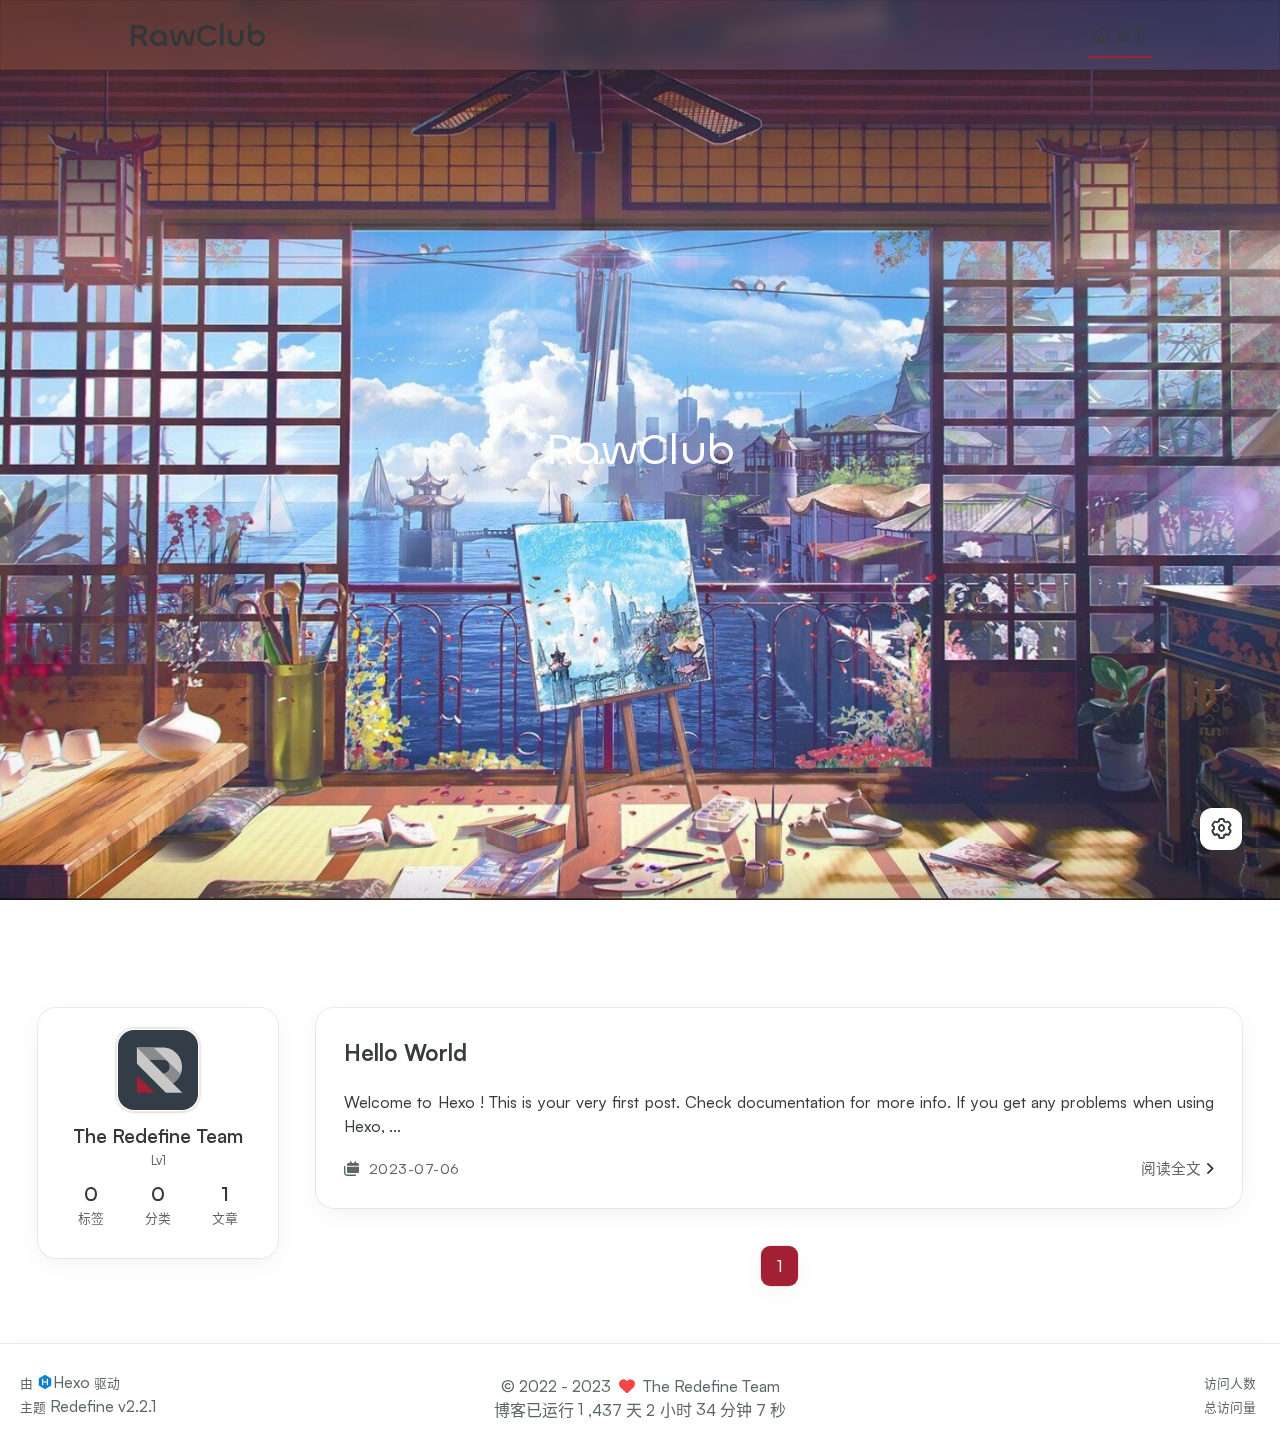
<file: index.html>
<!DOCTYPE html>
<html lang="zh-CN">
<head>
    <meta charset="utf-8">
    <meta name="viewport" content="width=device-width, initial-scale=1">
    <meta name="keywords" content="Hexo Theme Redefine">
    
    <meta name="author" content="The Redefine Team">
    <!-- preconnect -->
    <link rel="preconnect" href="https://fonts.googleapis.com">
    <link rel="preconnect" href="https://fonts.gstatic.com" crossorigin>
    
    
    <!--- Seo Part-->
    
    <link rel="canonical" href="http://example.com/"/>
    <meta name="robots" content="index,follow">
    <meta name="googlebot" content="index,follow">
    <meta name="revisit-after" content="1 days">
    
        <meta property="og:type" content="website">
<meta property="og:title" content="Hexo">
<meta property="og:url" content="http://example.com/index.html">
<meta property="og:site_name" content="Hexo">
<meta property="og:locale" content="zh_CN">
<meta property="article:author" content="brady lesses">
<meta name="twitter:card" content="summary">
    
    
    <!--- Icon Part-->
    <link rel="icon" type="image/png" href="/images/redefine-favicon.svg" sizes="192x192">
    <link rel="apple-touch-icon" sizes="180x180" href="/images/redefine-favicon.svg">
    <meta name="theme-color" content="#A31F34">
    <link rel="shortcut icon" href="/images/redefine-favicon.svg">
    <!--- Page Info-->
    
    <title>
        
        RawClub
    </title>
    
<link rel="stylesheet" href="/css/style.css">

    
<link rel="stylesheet" href="/fonts/fonts.css">

    
<link rel="stylesheet" href="/fonts/Satoshi/satoshi.css">

    
<link rel="stylesheet" href="/fonts/Chillax/chillax.css">

    <!--- Font Part-->
    
    
    
    

    <!--- Inject Part-->
    
    <script id="hexo-configurations">
    let Global = window.Global || {};
    Global.hexo_config = {"hostname":"example.com","root":"/","language":"zh-CN"};
    Global.theme_config = {"articles":{"style":{"font_size":"16px","line_height":1.5,"image_border_radius":"14px","image_alignment":"center","image_caption":false,"link_icon":true},"word_count":{"enable":true,"count":true,"min2read":true},"author_label":{"enable":true,"auto":false,"list":[]},"code_block":{"copy":true,"style":"mac","font":{"enable":false,"family":null,"url":null}},"toc":{"enable":true,"max_depth":3,"number":false,"expand":true,"init_open":true},"copyright":true,"lazyload":true,"recommendation":{"enable":false,"title":"jsjsjsjsjsjsjs","limit":3,"mobile_limit":2,"placeholder":"/images/wallhaven-wqery6-light.webp","skip_dirs":[]}},"colors":{"primary":"#A31F34","secondary":null},"global":{"fonts":{"chinese":{"enable":false,"family":null,"url":null},"english":{"enable":false,"family":null,"url":null}},"content_max_width":"1000px","sidebar_width":"210px","hover":{"shadow":true,"scale":false},"scroll_progress":{"bar":false,"percentage":true},"busuanzi_counter":{"enable":true,"site_pv":true,"site_uv":true,"post_pv":true},"pjax":true,"open_graph":true,"google_analytics":{"enable":false,"id":null}},"home_banner":{"enable":true,"style":"static","image":{"light":"/images/warmhouse.jpg","dark":"/images/warmhouse.jpg"},"title":"RawClub","subtitle":{"text":[],"hitokoto":{"enable":false,"api":"https://v1.hitokoto.cn"},"typing_speed":100,"backing_speed":80,"starting_delay":500,"backing_delay":1500,"loop":true,"smart_backspace":true},"text_color":{"light":"#fff","dark":"#d1d1b6"},"text_style":{"title_size":"2.8rem","subtitle_size":"1.5rem","line_height":1.2},"custom_font":{"enable":false,"family":null,"url":null},"social_links":{"enable":false,"links":{"github":null,"instagram":null,"zhihu":null,"twitter":null,"email":null}}},"plugins":{"feed":{"enable":false},"aplayer":{"enable":false,"type":"fixed","audios":[{"name":null,"artist":null,"url":null,"cover":null}]},"mermaid":{"enable":false,"version":"9.3.0"}},"version":"2.2.1","navbar":{"auto_hide":false,"color":{"left":"#f78736","right":"#367df7","transparency":35},"links":{"Home":{"path":"/","icon":"fa-regular fa-house"}},"search":{"enable":false,"preload":true}},"page_templates":{"friends_column":2,"tags_style":"blur"},"home":{"sidebar":{"enable":true,"position":"left","first_item":"menu","announcement":null,"links":null},"article_date_format":"auto","categories":{"enable":true,"limit":3},"tags":{"enable":true,"limit":3}},"footerStart":"2022/8/17 11:45:14"};
    Global.language_ago = {"second":"%s 秒前","minute":"%s 分钟前","hour":"%s 小时前","day":"%s 天前","week":"%s 周前","month":"%s 个月前","year":"%s 年前"};
    Global.data_config = {"masonry":false};
  </script>
    
    <!--- Fontawesome Part-->
    
<link rel="stylesheet" href="/fontawesome/fontawesome.min.css">

    
<link rel="stylesheet" href="/fontawesome/brands.min.css">

    
<link rel="stylesheet" href="/fontawesome/solid.min.css">

    
<link rel="stylesheet" href="/fontawesome/regular.min.css">

    
    
    
    
<meta name="generator" content="Hexo 6.3.0"></head>


<body>
<div class="progress-bar-container">
    

    
        <span class="pjax-progress-bar"></span>
        <span class="pjax-progress-icon">
            <i class="fa-solid fa-circle-notch fa-spin"></i>
        </span>
    
</div>


<main class="page-container">

    
        

<div class="home-banner-container flex-center">
    <div class="content flex-center">
        <div class="description fade-in-down-animation" >
          RawClub 
          
            <p><i id="subtitle"></i></p>
          
        </div>
        
    </div>
</div>



    

    <div class="main-content-container">

        <div class="main-content-header">
            <header class="navbar-container">
    
    <div class="navbar-content has-home-banner">
        <div class="left">
            
            <a class="logo-title" href="/">
                <h1>
                RawClub
                </h1>
            </a>
        </div>

        <div class="right">
            <!-- PC -->
            <div class="desktop">
                <ul class="navbar-list">
                    
                        
                            <li class="navbar-item">
                                <!-- Menu -->
                                <a class="active" 
                                    href="/"  >
                                    
                                        
                                            <i class="fa-regular fa-house"></i>
                                        
                                        首页
                                    
                                </a>
                                <!-- Submenu -->
                                
                            </li>
                    
                    
                </ul>
            </div>
            <!-- Mobile -->
            <div class="mobile">
                
                <div class="icon-item navbar-bar">
                    <div class="navbar-bar-middle"></div>
                </div>
            </div>
        </div>
    </div>

    <!-- Mobile drawer -->
    <div class="navbar-drawer">
        <ul class="drawer-navbar-list">
            
                
                    <li class="drawer-navbar-item flex-center">
                        <a class="active" 
                        href="/"  >
                             
                                
                                    <i class="fa-regular fa-house"></i>
                                
                                首页
                            
                        </a>
                    </li>
                    <!-- Submenu -->
                    
            

        </ul>
    </div>

    <div class="window-mask"></div>

</header>


        </div>

        <div class="main-content-body">

            
                <div class="home-sidebar-container fade-in-down-animation">
    <div class="sticky-container">
        
            
            <div class="sidebar-content" >
                <div class="avatar">
                    <img src="/images/redefine-avatar.svg">
                </div>
                <div class="author">
                    <div class="name">The Redefine Team</div>
                    
                        <div class="label">Lv1</div>
                    
                </div>
                <div class="statistics">
                    <a class="item" href="/tags">
                        <div class="number">0</div>
                        <div class="label">标签</div>
                    </a>
                    <a class="item" href="/categories">
                        <div class="number">0</div>
                        <div class="label">分类</div>
                    </a>
                    <a class="item" href="/archives">
                        <div class="number">1</div>
                        <div class="label">文章</div>
                    </a>
                </div>
            </div>
        

    </div>
</div>

            

            <div class="main-content">

                
                    <div class="home-content-container fade-in-down-animation">
    <ul class="home-article-list">
        
            <li class="home-article-item">

                

                

                <h3 class="home-article-title">
                    <a href="/2023/07/06/hello-world/">
                        Hello World
                    </a>
                </h3>

                <div class="home-article-content markdown-body">
                    
                        Welcome to Hexo ! This is your very first post. Check documentation  for more info. If you get any problems when using Hexo, ...
                    
                </div>

                <div class="home-article-meta-info-container">
    <div class="home-article-meta-info">
        <span><i class="fa-solid fa-calendars"></i>&nbsp;
            <span class="home-article-date" data-date="Thu Jul 06 2023 21:40:43 GMT+0800">
                
                    2023-07-06
                
            </span>
        </span>
        
        
    </div>

    <a href="/2023/07/06/hello-world/">阅读全文<span class="seo-reader-text">Hello World</span>&nbsp;<i class="fa-solid fa-angle-right"></i></a>
</div>

            </li>
        
    </ul>

    <div class="home-paginator">
        <div class="paginator">
    <span class="page-number current">1</span>
</div>

    </div>
</div>

                

            </div>
            
            

        </div>

        <div class="main-content-footer">
            <footer class="footer">
    <div class="info-container">
        <div class="copyright-info">
            &copy;
            
              <span>2022</span>
              -
            
            2023&nbsp;&nbsp;<i class="fa-solid fa-heart fa-beat" style="--fa-animation-duration: 0.5s; color: #f54545"></i>&nbsp;&nbsp;<a href="/">The Redefine Team</a>
        </div>
        
            <script async data-pjax src="//busuanzi.ibruce.info/busuanzi/2.3/busuanzi.pure.mini.js"></script>
            <div class="website-count info-item">
                
                    <span id="busuanzi_container_site_uv" class="busuanzi_container_site_uv">
                        访问人数&nbsp;<span id="busuanzi_value_site_uv" class="busuanzi_value_site_uv"></span>
                    </span>
                
                
                    <span id="busuanzi_container_site_pv" class="busuanzi_container_site_pv">
                        总访问量&nbsp;<span id="busuanzi_value_site_pv" class="busuanzi_value_site_pv"></span>
                    </span>
                
            </div>
        
        <div class="theme-info info-item">
            <span class="powered-by-container">由 <?xml version="1.0" encoding="utf-8"?><!DOCTYPE svg PUBLIC "-//W3C//DTD SVG 1.1//EN" "http://www.w3.org/Graphics/SVG/1.1/DTD/svg11.dtd"><svg version="1.1" id="圖層_1" xmlns="http://www.w3.org/2000/svg" xmlns:xlink="http://www.w3.org/1999/xlink" x="0px" y="0px" width="1rem" height="1rem" viewBox="0 0 512 512" enable-background="new 0 0 512 512" xml:space="preserve"><path fill="#0E83CD" d="M256.4,25.8l-200,115.5L56,371.5l199.6,114.7l200-115.5l0.4-230.2L256.4,25.8z M349,354.6l-18.4,10.7l-18.6-11V275H200v79.6l-18.4,10.7l-18.6-11v-197l18.5-10.6l18.5,10.8V237h112v-79.6l18.5-10.6l18.5,10.8V354.6z"/></svg><a target="_blank" href="https://hexo.io">Hexo</a> 驱动</span>
                <br>
            <span class="theme-version-container">主题&nbsp;<a class="theme-version" target="_blank" href="https://github.com/EvanNotFound/hexo-theme-redefine">Redefine v2.2.1</a>
        </div>
        
        
        
            <div>
                博客已运行 <span class="odometer" id="runtime_days" ></span> 天 <span class="odometer" id="runtime_hours"></span> 小时 <span class="odometer" id="runtime_minutes"></span> 分钟 <span class="odometer" id="runtime_seconds"></span> 秒
            </div>
        
        
        
            <script async data-pjax>
                try {
                    function odometer_init() {
                    const elements = document.querySelectorAll('.odometer');
                    elements.forEach(el => {
                        new Odometer({
                            el,
                            format: '( ddd).dd',
                            duration: 200
                        });
                    });
                    }
                    odometer_init();
                } catch (error) {}
            </script>
        
        
        
    </div>  
</footer>
        </div>
    </div>

    

    <div class="right-side-tools-container">
        <div class="side-tools-container">
    <ul class="hidden-tools-list">
        <li class="right-bottom-tools tool-font-adjust-plus flex-center">
            <i class="fa-regular fa-magnifying-glass-plus"></i>
        </li>

        <li class="right-bottom-tools tool-font-adjust-minus flex-center">
            <i class="fa-regular fa-magnifying-glass-minus"></i>
        </li>

        <li class="right-bottom-tools tool-expand-width flex-center">
            <i class="fa-regular fa-expand"></i>
        </li>

        <li class="right-bottom-tools tool-dark-light-toggle flex-center">
            <i class="fa-regular fa-moon"></i>
        </li>

        <!-- rss -->
        

        

        <li class="right-bottom-tools tool-scroll-to-bottom flex-center">
            <i class="fa-regular fa-arrow-down"></i>
        </li>
    </ul>

    <ul class="visible-tools-list">
        <li class="right-bottom-tools toggle-tools-list flex-center">
            <i class="fa-regular fa-cog fa-spin"></i>
        </li>
        
            <li class="right-bottom-tools tool-scroll-to-top flex-center">
                <i class="arrow-up fas fa-arrow-up"></i>
                <span class="percent"></span>
            </li>
        
        
    </ul>
</div>

    </div>

    <div class="image-viewer-container">
    <img src="">
</div>


    


</main>





<script src="/js/utils.js"></script>

<script src="/js/main.js"></script>

<script src="/js/layouts/navbarShrink.js"></script>

<script src="/js/tools/scrollTopBottom.js"></script>

<script src="/js/tools/lightDarkSwitch.js"></script>





    
<script src="/js/tools/codeBlock.js"></script>




    
<script src="/js/layouts/lazyload.js"></script>




    
<script src="/js/tools/runtime.js"></script>

    
<script src="/js/libs/odometer.min.js"></script>

    
<link rel="stylesheet" href="/assets/odometer-theme-minimal.css">




  
<script src="/js/libs/Typed.min.js"></script>

  
<script src="/js/plugins/typed.js"></script>







<div class="post-scripts pjax">
    
</div>


    
<script src="/js/libs/pjax.min.js"></script>

<script>
    window.addEventListener('DOMContentLoaded', () => {
        window.pjax = new Pjax({
            selectors: [
                'head title',
                '.page-container',
                '.pjax',
            ],
            history: true,
            debug: false,
            cacheBust: false,
            timeout: 0,
            analytics: false,
            currentUrlFullReload: false,
            scrollRestoration: false,
            // scrollTo: true,
        });

        document.addEventListener('pjax:send', () => {
            Global.utils.pjaxProgressBarStart();
        });

        document.addEventListener('pjax:complete', () => {
            Global.utils.pjaxProgressBarEnd();
            window.pjax.executeScripts(document.querySelectorAll('script[data-pjax], .pjax script'));
            Global.refresh();
        });
    });
</script>




</body>
</html>
</file>
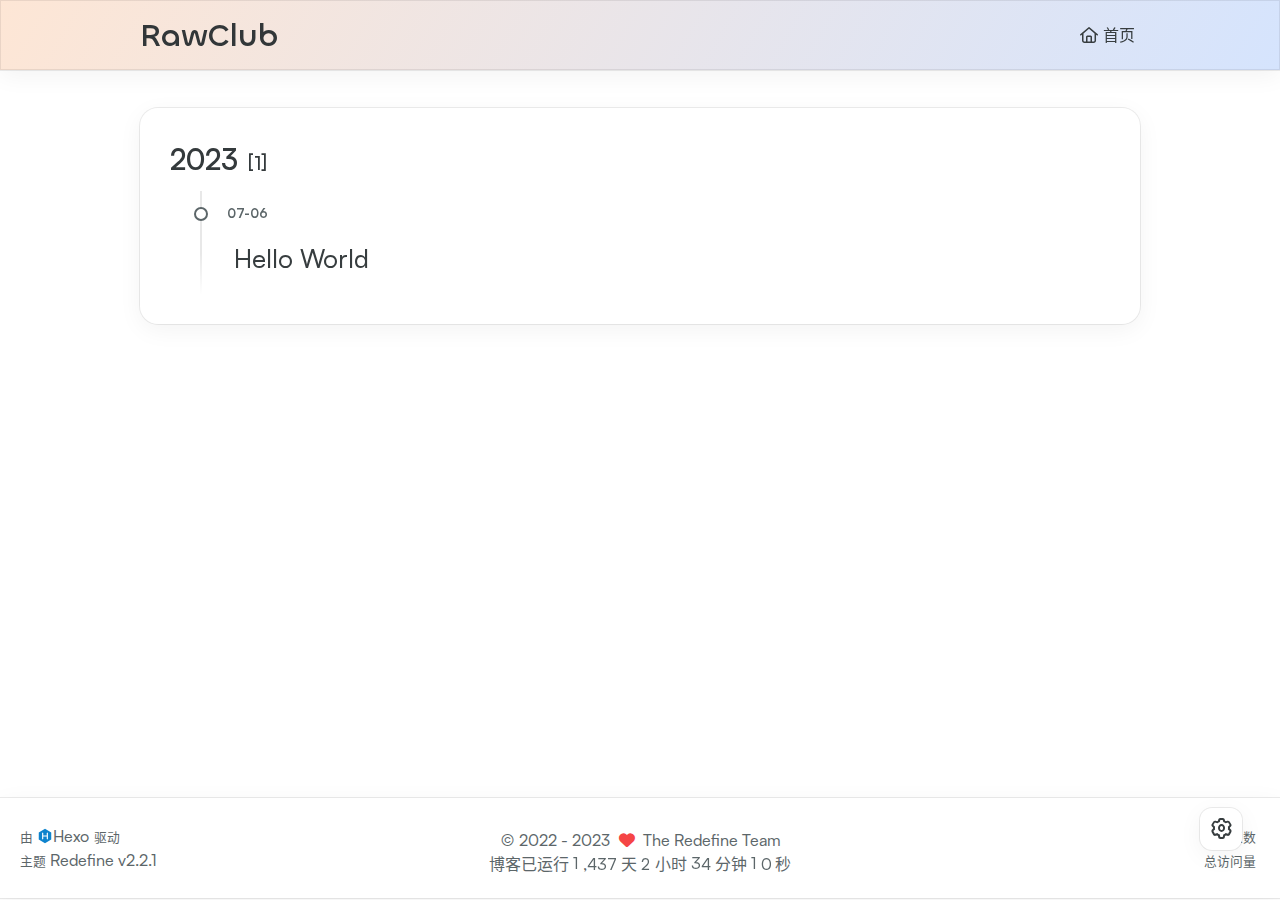
<file: archives/index.html>
<!DOCTYPE html>
<html lang="zh-CN">
<head>
    <meta charset="utf-8">
    <meta name="viewport" content="width=device-width, initial-scale=1">
    <meta name="keywords" content="Hexo Theme Redefine">
    
    <meta name="author" content="The Redefine Team">
    <!-- preconnect -->
    <link rel="preconnect" href="https://fonts.googleapis.com">
    <link rel="preconnect" href="https://fonts.gstatic.com" crossorigin>
    
    
    <!--- Seo Part-->
    
    <link rel="canonical" href="http://example.com/archives/"/>
    <meta name="robots" content="index,follow">
    <meta name="googlebot" content="index,follow">
    <meta name="revisit-after" content="1 days">
    
        <meta property="og:type" content="website">
<meta property="og:title" content="Hexo">
<meta property="og:url" content="http://example.com/archives/index.html">
<meta property="og:site_name" content="Hexo">
<meta property="og:locale" content="zh_CN">
<meta property="article:author" content="brady lesses">
<meta name="twitter:card" content="summary">
    
    
    <!--- Icon Part-->
    <link rel="icon" type="image/png" href="/images/redefine-favicon.svg" sizes="192x192">
    <link rel="apple-touch-icon" sizes="180x180" href="/images/redefine-favicon.svg">
    <meta name="theme-color" content="#A31F34">
    <link rel="shortcut icon" href="/images/redefine-favicon.svg">
    <!--- Page Info-->
    
    <title>
        
            归档 -
        
        RawClub
    </title>
    
<link rel="stylesheet" href="/css/style.css">

    
<link rel="stylesheet" href="/fonts/fonts.css">

    
<link rel="stylesheet" href="/fonts/Satoshi/satoshi.css">

    
<link rel="stylesheet" href="/fonts/Chillax/chillax.css">

    <!--- Font Part-->
    
    
    
    

    <!--- Inject Part-->
    
    <script id="hexo-configurations">
    let Global = window.Global || {};
    Global.hexo_config = {"hostname":"example.com","root":"/","language":"zh-CN"};
    Global.theme_config = {"articles":{"style":{"font_size":"16px","line_height":1.5,"image_border_radius":"14px","image_alignment":"center","image_caption":false,"link_icon":true},"word_count":{"enable":true,"count":true,"min2read":true},"author_label":{"enable":true,"auto":false,"list":[]},"code_block":{"copy":true,"style":"mac","font":{"enable":false,"family":null,"url":null}},"toc":{"enable":true,"max_depth":3,"number":false,"expand":true,"init_open":true},"copyright":true,"lazyload":true,"recommendation":{"enable":false,"title":"jsjsjsjsjsjsjs","limit":3,"mobile_limit":2,"placeholder":"/images/wallhaven-wqery6-light.webp","skip_dirs":[]}},"colors":{"primary":"#A31F34","secondary":null},"global":{"fonts":{"chinese":{"enable":false,"family":null,"url":null},"english":{"enable":false,"family":null,"url":null}},"content_max_width":"1000px","sidebar_width":"210px","hover":{"shadow":true,"scale":false},"scroll_progress":{"bar":false,"percentage":true},"busuanzi_counter":{"enable":true,"site_pv":true,"site_uv":true,"post_pv":true},"pjax":true,"open_graph":true,"google_analytics":{"enable":false,"id":null}},"home_banner":{"enable":true,"style":"static","image":{"light":"/images/warmhouse.jpg","dark":"/images/warmhouse.jpg"},"title":"RawClub","subtitle":{"text":[],"hitokoto":{"enable":false,"api":"https://v1.hitokoto.cn"},"typing_speed":100,"backing_speed":80,"starting_delay":500,"backing_delay":1500,"loop":true,"smart_backspace":true},"text_color":{"light":"#fff","dark":"#d1d1b6"},"text_style":{"title_size":"2.8rem","subtitle_size":"1.5rem","line_height":1.2},"custom_font":{"enable":false,"family":null,"url":null},"social_links":{"enable":false,"links":{"github":null,"instagram":null,"zhihu":null,"twitter":null,"email":null}}},"plugins":{"feed":{"enable":false},"aplayer":{"enable":false,"type":"fixed","audios":[{"name":null,"artist":null,"url":null,"cover":null}]},"mermaid":{"enable":false,"version":"9.3.0"}},"version":"2.2.1","navbar":{"auto_hide":false,"color":{"left":"#f78736","right":"#367df7","transparency":35},"links":{"Home":{"path":"/","icon":"fa-regular fa-house"}},"search":{"enable":false,"preload":true}},"page_templates":{"friends_column":2,"tags_style":"blur"},"home":{"sidebar":{"enable":true,"position":"left","first_item":"menu","announcement":null,"links":null},"article_date_format":"auto","categories":{"enable":true,"limit":3},"tags":{"enable":true,"limit":3}},"footerStart":"2022/8/17 11:45:14"};
    Global.language_ago = {"second":"%s 秒前","minute":"%s 分钟前","hour":"%s 小时前","day":"%s 天前","week":"%s 周前","month":"%s 个月前","year":"%s 年前"};
    Global.data_config = {"masonry":false};
  </script>
    
    <!--- Fontawesome Part-->
    
<link rel="stylesheet" href="/fontawesome/fontawesome.min.css">

    
<link rel="stylesheet" href="/fontawesome/brands.min.css">

    
<link rel="stylesheet" href="/fontawesome/solid.min.css">

    
<link rel="stylesheet" href="/fontawesome/regular.min.css">

    
    
    
    
<meta name="generator" content="Hexo 6.3.0"></head>


<body>
<div class="progress-bar-container">
    

    
        <span class="pjax-progress-bar"></span>
        <span class="pjax-progress-icon">
            <i class="fa-solid fa-circle-notch fa-spin"></i>
        </span>
    
</div>


<main class="page-container">

    

    <div class="main-content-container">

        <div class="main-content-header">
            <header class="navbar-container">
    
    <div class="navbar-content">
        <div class="left">
            
            <a class="logo-title" href="/">
                
                RawClub
                
            </a>
        </div>

        <div class="right">
            <!-- PC -->
            <div class="desktop">
                <ul class="navbar-list">
                    
                        
                            <li class="navbar-item">
                                <!-- Menu -->
                                <a class="" 
                                    href="/"  >
                                    
                                        
                                            <i class="fa-regular fa-house"></i>
                                        
                                        首页
                                    
                                </a>
                                <!-- Submenu -->
                                
                            </li>
                    
                    
                </ul>
            </div>
            <!-- Mobile -->
            <div class="mobile">
                
                <div class="icon-item navbar-bar">
                    <div class="navbar-bar-middle"></div>
                </div>
            </div>
        </div>
    </div>

    <!-- Mobile drawer -->
    <div class="navbar-drawer">
        <ul class="drawer-navbar-list">
            
                
                    <li class="drawer-navbar-item flex-center">
                        <a class="" 
                        href="/"  >
                             
                                
                                    <i class="fa-regular fa-house"></i>
                                
                                首页
                            
                        </a>
                    </li>
                    <!-- Submenu -->
                    
            

        </ul>
    </div>

    <div class="window-mask"></div>

</header>


        </div>

        <div class="main-content-body">

            

            <div class="main-content">

                
                    <div class="fade-in-down-animation">
    <div class="archive-container ">
        
<div class="archive-list-container">
    
        <section class="archive-item">
            <div class="archive-item-header">
                <span class="archive-year">2023</span>
                <span class="archive-year-post-count">[1]</span>
            </div>
            <ul class="article-list">
              
              <li class="article-item" date-is='07-06'>
                <a href="/2023/07/06/hello-world/">
                  <span class="article-title">Hello World</span>
                </a>
              </li>
              
            </ul>
        </section>
    
</div>

    </div>
</div>

                

            </div>
            
            

        </div>

        <div class="main-content-footer">
            <footer class="footer">
    <div class="info-container">
        <div class="copyright-info">
            &copy;
            
              <span>2022</span>
              -
            
            2023&nbsp;&nbsp;<i class="fa-solid fa-heart fa-beat" style="--fa-animation-duration: 0.5s; color: #f54545"></i>&nbsp;&nbsp;<a href="/">The Redefine Team</a>
        </div>
        
            <script async data-pjax src="//busuanzi.ibruce.info/busuanzi/2.3/busuanzi.pure.mini.js"></script>
            <div class="website-count info-item">
                
                    <span id="busuanzi_container_site_uv" class="busuanzi_container_site_uv">
                        访问人数&nbsp;<span id="busuanzi_value_site_uv" class="busuanzi_value_site_uv"></span>
                    </span>
                
                
                    <span id="busuanzi_container_site_pv" class="busuanzi_container_site_pv">
                        总访问量&nbsp;<span id="busuanzi_value_site_pv" class="busuanzi_value_site_pv"></span>
                    </span>
                
            </div>
        
        <div class="theme-info info-item">
            <span class="powered-by-container">由 <?xml version="1.0" encoding="utf-8"?><!DOCTYPE svg PUBLIC "-//W3C//DTD SVG 1.1//EN" "http://www.w3.org/Graphics/SVG/1.1/DTD/svg11.dtd"><svg version="1.1" id="圖層_1" xmlns="http://www.w3.org/2000/svg" xmlns:xlink="http://www.w3.org/1999/xlink" x="0px" y="0px" width="1rem" height="1rem" viewBox="0 0 512 512" enable-background="new 0 0 512 512" xml:space="preserve"><path fill="#0E83CD" d="M256.4,25.8l-200,115.5L56,371.5l199.6,114.7l200-115.5l0.4-230.2L256.4,25.8z M349,354.6l-18.4,10.7l-18.6-11V275H200v79.6l-18.4,10.7l-18.6-11v-197l18.5-10.6l18.5,10.8V237h112v-79.6l18.5-10.6l18.5,10.8V354.6z"/></svg><a target="_blank" href="https://hexo.io">Hexo</a> 驱动</span>
                <br>
            <span class="theme-version-container">主题&nbsp;<a class="theme-version" target="_blank" href="https://github.com/EvanNotFound/hexo-theme-redefine">Redefine v2.2.1</a>
        </div>
        
        
        
            <div>
                博客已运行 <span class="odometer" id="runtime_days" ></span> 天 <span class="odometer" id="runtime_hours"></span> 小时 <span class="odometer" id="runtime_minutes"></span> 分钟 <span class="odometer" id="runtime_seconds"></span> 秒
            </div>
        
        
        
            <script async data-pjax>
                try {
                    function odometer_init() {
                    const elements = document.querySelectorAll('.odometer');
                    elements.forEach(el => {
                        new Odometer({
                            el,
                            format: '( ddd).dd',
                            duration: 200
                        });
                    });
                    }
                    odometer_init();
                } catch (error) {}
            </script>
        
        
        
    </div>  
</footer>
        </div>
    </div>

    

    <div class="right-side-tools-container">
        <div class="side-tools-container">
    <ul class="hidden-tools-list">
        <li class="right-bottom-tools tool-font-adjust-plus flex-center">
            <i class="fa-regular fa-magnifying-glass-plus"></i>
        </li>

        <li class="right-bottom-tools tool-font-adjust-minus flex-center">
            <i class="fa-regular fa-magnifying-glass-minus"></i>
        </li>

        <li class="right-bottom-tools tool-expand-width flex-center">
            <i class="fa-regular fa-expand"></i>
        </li>

        <li class="right-bottom-tools tool-dark-light-toggle flex-center">
            <i class="fa-regular fa-moon"></i>
        </li>

        <!-- rss -->
        

        

        <li class="right-bottom-tools tool-scroll-to-bottom flex-center">
            <i class="fa-regular fa-arrow-down"></i>
        </li>
    </ul>

    <ul class="visible-tools-list">
        <li class="right-bottom-tools toggle-tools-list flex-center">
            <i class="fa-regular fa-cog fa-spin"></i>
        </li>
        
            <li class="right-bottom-tools tool-scroll-to-top flex-center">
                <i class="arrow-up fas fa-arrow-up"></i>
                <span class="percent"></span>
            </li>
        
        
    </ul>
</div>

    </div>

    <div class="image-viewer-container">
    <img src="">
</div>


    


</main>




<script src="/js/utils.js"></script>

<script src="/js/main.js"></script>

<script src="/js/layouts/navbarShrink.js"></script>

<script src="/js/tools/scrollTopBottom.js"></script>

<script src="/js/tools/lightDarkSwitch.js"></script>





    
<script src="/js/tools/codeBlock.js"></script>




    
<script src="/js/layouts/lazyload.js"></script>




    
<script src="/js/tools/runtime.js"></script>

    
<script src="/js/libs/odometer.min.js"></script>

    
<link rel="stylesheet" href="/assets/odometer-theme-minimal.css">




  
<script src="/js/libs/Typed.min.js"></script>

  
<script src="/js/plugins/typed.js"></script>







<div class="post-scripts pjax">
    
</div>


    
<script src="/js/libs/pjax.min.js"></script>

<script>
    window.addEventListener('DOMContentLoaded', () => {
        window.pjax = new Pjax({
            selectors: [
                'head title',
                '.page-container',
                '.pjax',
            ],
            history: true,
            debug: false,
            cacheBust: false,
            timeout: 0,
            analytics: false,
            currentUrlFullReload: false,
            scrollRestoration: false,
            // scrollTo: true,
        });

        document.addEventListener('pjax:send', () => {
            Global.utils.pjaxProgressBarStart();
        });

        document.addEventListener('pjax:complete', () => {
            Global.utils.pjaxProgressBarEnd();
            window.pjax.executeScripts(document.querySelectorAll('script[data-pjax], .pjax script'));
            Global.refresh();
        });
    });
</script>




</body>
</html>
</file>
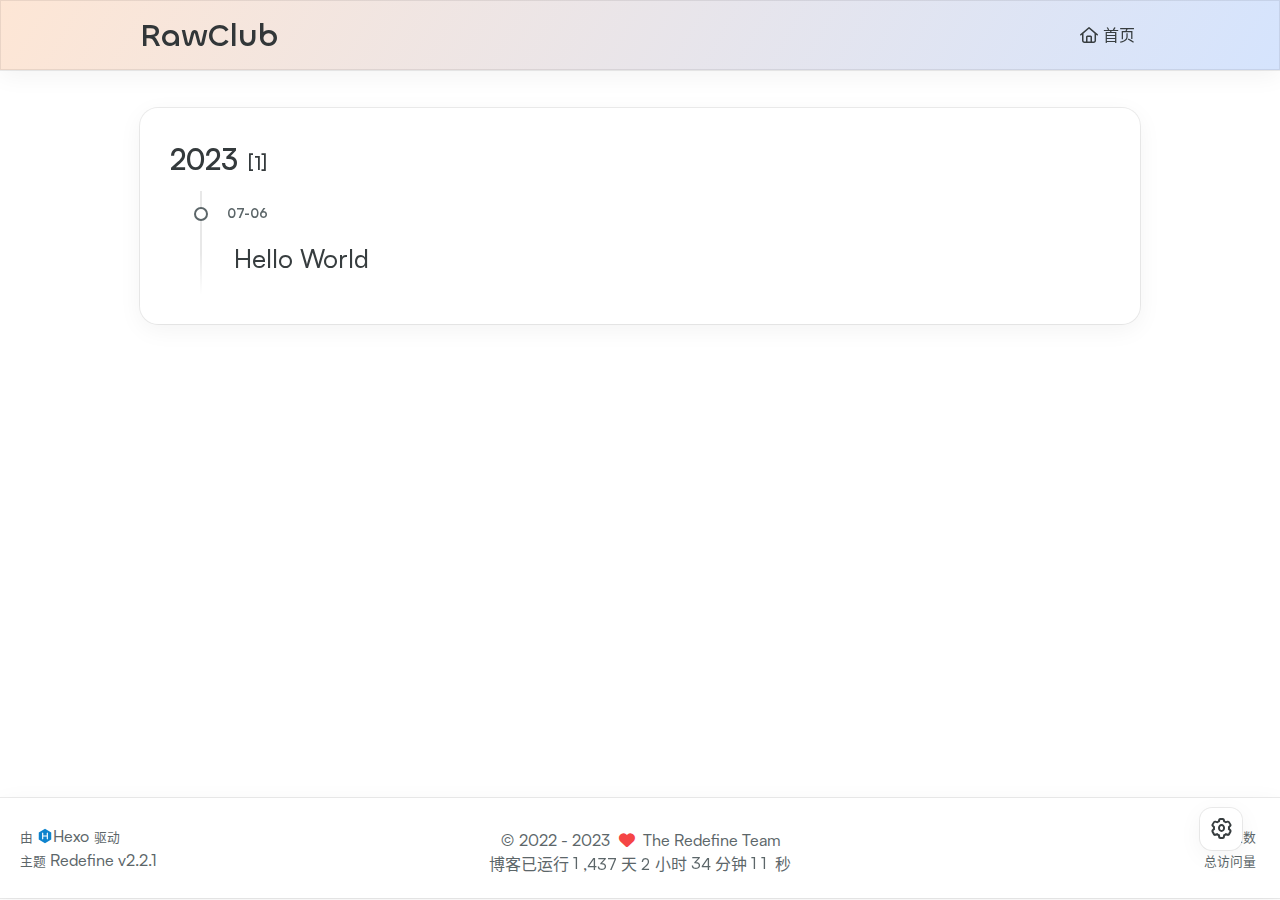
<file: archives/2023/index.html>
<!DOCTYPE html>
<html lang="zh-CN">
<head>
    <meta charset="utf-8">
    <meta name="viewport" content="width=device-width, initial-scale=1">
    <meta name="keywords" content="Hexo Theme Redefine">
    
    <meta name="author" content="The Redefine Team">
    <!-- preconnect -->
    <link rel="preconnect" href="https://fonts.googleapis.com">
    <link rel="preconnect" href="https://fonts.gstatic.com" crossorigin>
    
    
    <!--- Seo Part-->
    
    <link rel="canonical" href="http://example.com/archives/2023/"/>
    <meta name="robots" content="index,follow">
    <meta name="googlebot" content="index,follow">
    <meta name="revisit-after" content="1 days">
    
        <meta property="og:type" content="website">
<meta property="og:title" content="Hexo">
<meta property="og:url" content="http://example.com/archives/2023/index.html">
<meta property="og:site_name" content="Hexo">
<meta property="og:locale" content="zh_CN">
<meta property="article:author" content="brady lesses">
<meta name="twitter:card" content="summary">
    
    
    <!--- Icon Part-->
    <link rel="icon" type="image/png" href="/images/redefine-favicon.svg" sizes="192x192">
    <link rel="apple-touch-icon" sizes="180x180" href="/images/redefine-favicon.svg">
    <meta name="theme-color" content="#A31F34">
    <link rel="shortcut icon" href="/images/redefine-favicon.svg">
    <!--- Page Info-->
    
    <title>
        
            归档: 2023 -
        
        RawClub
    </title>
    
<link rel="stylesheet" href="/css/style.css">

    
<link rel="stylesheet" href="/fonts/fonts.css">

    
<link rel="stylesheet" href="/fonts/Satoshi/satoshi.css">

    
<link rel="stylesheet" href="/fonts/Chillax/chillax.css">

    <!--- Font Part-->
    
    
    
    

    <!--- Inject Part-->
    
    <script id="hexo-configurations">
    let Global = window.Global || {};
    Global.hexo_config = {"hostname":"example.com","root":"/","language":"zh-CN"};
    Global.theme_config = {"articles":{"style":{"font_size":"16px","line_height":1.5,"image_border_radius":"14px","image_alignment":"center","image_caption":false,"link_icon":true},"word_count":{"enable":true,"count":true,"min2read":true},"author_label":{"enable":true,"auto":false,"list":[]},"code_block":{"copy":true,"style":"mac","font":{"enable":false,"family":null,"url":null}},"toc":{"enable":true,"max_depth":3,"number":false,"expand":true,"init_open":true},"copyright":true,"lazyload":true,"recommendation":{"enable":false,"title":"jsjsjsjsjsjsjs","limit":3,"mobile_limit":2,"placeholder":"/images/wallhaven-wqery6-light.webp","skip_dirs":[]}},"colors":{"primary":"#A31F34","secondary":null},"global":{"fonts":{"chinese":{"enable":false,"family":null,"url":null},"english":{"enable":false,"family":null,"url":null}},"content_max_width":"1000px","sidebar_width":"210px","hover":{"shadow":true,"scale":false},"scroll_progress":{"bar":false,"percentage":true},"busuanzi_counter":{"enable":true,"site_pv":true,"site_uv":true,"post_pv":true},"pjax":true,"open_graph":true,"google_analytics":{"enable":false,"id":null}},"home_banner":{"enable":true,"style":"static","image":{"light":"/images/warmhouse.jpg","dark":"/images/warmhouse.jpg"},"title":"RawClub","subtitle":{"text":[],"hitokoto":{"enable":false,"api":"https://v1.hitokoto.cn"},"typing_speed":100,"backing_speed":80,"starting_delay":500,"backing_delay":1500,"loop":true,"smart_backspace":true},"text_color":{"light":"#fff","dark":"#d1d1b6"},"text_style":{"title_size":"2.8rem","subtitle_size":"1.5rem","line_height":1.2},"custom_font":{"enable":false,"family":null,"url":null},"social_links":{"enable":false,"links":{"github":null,"instagram":null,"zhihu":null,"twitter":null,"email":null}}},"plugins":{"feed":{"enable":false},"aplayer":{"enable":false,"type":"fixed","audios":[{"name":null,"artist":null,"url":null,"cover":null}]},"mermaid":{"enable":false,"version":"9.3.0"}},"version":"2.2.1","navbar":{"auto_hide":false,"color":{"left":"#f78736","right":"#367df7","transparency":35},"links":{"Home":{"path":"/","icon":"fa-regular fa-house"}},"search":{"enable":false,"preload":true}},"page_templates":{"friends_column":2,"tags_style":"blur"},"home":{"sidebar":{"enable":true,"position":"left","first_item":"menu","announcement":null,"links":null},"article_date_format":"auto","categories":{"enable":true,"limit":3},"tags":{"enable":true,"limit":3}},"footerStart":"2022/8/17 11:45:14"};
    Global.language_ago = {"second":"%s 秒前","minute":"%s 分钟前","hour":"%s 小时前","day":"%s 天前","week":"%s 周前","month":"%s 个月前","year":"%s 年前"};
    Global.data_config = {"masonry":false};
  </script>
    
    <!--- Fontawesome Part-->
    
<link rel="stylesheet" href="/fontawesome/fontawesome.min.css">

    
<link rel="stylesheet" href="/fontawesome/brands.min.css">

    
<link rel="stylesheet" href="/fontawesome/solid.min.css">

    
<link rel="stylesheet" href="/fontawesome/regular.min.css">

    
    
    
    
<meta name="generator" content="Hexo 6.3.0"></head>


<body>
<div class="progress-bar-container">
    

    
        <span class="pjax-progress-bar"></span>
        <span class="pjax-progress-icon">
            <i class="fa-solid fa-circle-notch fa-spin"></i>
        </span>
    
</div>


<main class="page-container">

    

    <div class="main-content-container">

        <div class="main-content-header">
            <header class="navbar-container">
    
    <div class="navbar-content">
        <div class="left">
            
            <a class="logo-title" href="/">
                
                RawClub
                
            </a>
        </div>

        <div class="right">
            <!-- PC -->
            <div class="desktop">
                <ul class="navbar-list">
                    
                        
                            <li class="navbar-item">
                                <!-- Menu -->
                                <a class="" 
                                    href="/"  >
                                    
                                        
                                            <i class="fa-regular fa-house"></i>
                                        
                                        首页
                                    
                                </a>
                                <!-- Submenu -->
                                
                            </li>
                    
                    
                </ul>
            </div>
            <!-- Mobile -->
            <div class="mobile">
                
                <div class="icon-item navbar-bar">
                    <div class="navbar-bar-middle"></div>
                </div>
            </div>
        </div>
    </div>

    <!-- Mobile drawer -->
    <div class="navbar-drawer">
        <ul class="drawer-navbar-list">
            
                
                    <li class="drawer-navbar-item flex-center">
                        <a class="" 
                        href="/"  >
                             
                                
                                    <i class="fa-regular fa-house"></i>
                                
                                首页
                            
                        </a>
                    </li>
                    <!-- Submenu -->
                    
            

        </ul>
    </div>

    <div class="window-mask"></div>

</header>


        </div>

        <div class="main-content-body">

            

            <div class="main-content">

                
                    <div class="fade-in-down-animation">
    <div class="archive-container ">
        
<div class="archive-list-container">
    
        <section class="archive-item">
            <div class="archive-item-header">
                <span class="archive-year">2023</span>
                <span class="archive-year-post-count">[1]</span>
            </div>
            <ul class="article-list">
              
              <li class="article-item" date-is='07-06'>
                <a href="/2023/07/06/hello-world/">
                  <span class="article-title">Hello World</span>
                </a>
              </li>
              
            </ul>
        </section>
    
</div>

    </div>
</div>

                

            </div>
            
            

        </div>

        <div class="main-content-footer">
            <footer class="footer">
    <div class="info-container">
        <div class="copyright-info">
            &copy;
            
              <span>2022</span>
              -
            
            2023&nbsp;&nbsp;<i class="fa-solid fa-heart fa-beat" style="--fa-animation-duration: 0.5s; color: #f54545"></i>&nbsp;&nbsp;<a href="/">The Redefine Team</a>
        </div>
        
            <script async data-pjax src="//busuanzi.ibruce.info/busuanzi/2.3/busuanzi.pure.mini.js"></script>
            <div class="website-count info-item">
                
                    <span id="busuanzi_container_site_uv" class="busuanzi_container_site_uv">
                        访问人数&nbsp;<span id="busuanzi_value_site_uv" class="busuanzi_value_site_uv"></span>
                    </span>
                
                
                    <span id="busuanzi_container_site_pv" class="busuanzi_container_site_pv">
                        总访问量&nbsp;<span id="busuanzi_value_site_pv" class="busuanzi_value_site_pv"></span>
                    </span>
                
            </div>
        
        <div class="theme-info info-item">
            <span class="powered-by-container">由 <?xml version="1.0" encoding="utf-8"?><!DOCTYPE svg PUBLIC "-//W3C//DTD SVG 1.1//EN" "http://www.w3.org/Graphics/SVG/1.1/DTD/svg11.dtd"><svg version="1.1" id="圖層_1" xmlns="http://www.w3.org/2000/svg" xmlns:xlink="http://www.w3.org/1999/xlink" x="0px" y="0px" width="1rem" height="1rem" viewBox="0 0 512 512" enable-background="new 0 0 512 512" xml:space="preserve"><path fill="#0E83CD" d="M256.4,25.8l-200,115.5L56,371.5l199.6,114.7l200-115.5l0.4-230.2L256.4,25.8z M349,354.6l-18.4,10.7l-18.6-11V275H200v79.6l-18.4,10.7l-18.6-11v-197l18.5-10.6l18.5,10.8V237h112v-79.6l18.5-10.6l18.5,10.8V354.6z"/></svg><a target="_blank" href="https://hexo.io">Hexo</a> 驱动</span>
                <br>
            <span class="theme-version-container">主题&nbsp;<a class="theme-version" target="_blank" href="https://github.com/EvanNotFound/hexo-theme-redefine">Redefine v2.2.1</a>
        </div>
        
        
        
            <div>
                博客已运行 <span class="odometer" id="runtime_days" ></span> 天 <span class="odometer" id="runtime_hours"></span> 小时 <span class="odometer" id="runtime_minutes"></span> 分钟 <span class="odometer" id="runtime_seconds"></span> 秒
            </div>
        
        
        
            <script async data-pjax>
                try {
                    function odometer_init() {
                    const elements = document.querySelectorAll('.odometer');
                    elements.forEach(el => {
                        new Odometer({
                            el,
                            format: '( ddd).dd',
                            duration: 200
                        });
                    });
                    }
                    odometer_init();
                } catch (error) {}
            </script>
        
        
        
    </div>  
</footer>
        </div>
    </div>

    

    <div class="right-side-tools-container">
        <div class="side-tools-container">
    <ul class="hidden-tools-list">
        <li class="right-bottom-tools tool-font-adjust-plus flex-center">
            <i class="fa-regular fa-magnifying-glass-plus"></i>
        </li>

        <li class="right-bottom-tools tool-font-adjust-minus flex-center">
            <i class="fa-regular fa-magnifying-glass-minus"></i>
        </li>

        <li class="right-bottom-tools tool-expand-width flex-center">
            <i class="fa-regular fa-expand"></i>
        </li>

        <li class="right-bottom-tools tool-dark-light-toggle flex-center">
            <i class="fa-regular fa-moon"></i>
        </li>

        <!-- rss -->
        

        

        <li class="right-bottom-tools tool-scroll-to-bottom flex-center">
            <i class="fa-regular fa-arrow-down"></i>
        </li>
    </ul>

    <ul class="visible-tools-list">
        <li class="right-bottom-tools toggle-tools-list flex-center">
            <i class="fa-regular fa-cog fa-spin"></i>
        </li>
        
            <li class="right-bottom-tools tool-scroll-to-top flex-center">
                <i class="arrow-up fas fa-arrow-up"></i>
                <span class="percent"></span>
            </li>
        
        
    </ul>
</div>

    </div>

    <div class="image-viewer-container">
    <img src="">
</div>


    


</main>




<script src="/js/utils.js"></script>

<script src="/js/main.js"></script>

<script src="/js/layouts/navbarShrink.js"></script>

<script src="/js/tools/scrollTopBottom.js"></script>

<script src="/js/tools/lightDarkSwitch.js"></script>





    
<script src="/js/tools/codeBlock.js"></script>




    
<script src="/js/layouts/lazyload.js"></script>




    
<script src="/js/tools/runtime.js"></script>

    
<script src="/js/libs/odometer.min.js"></script>

    
<link rel="stylesheet" href="/assets/odometer-theme-minimal.css">




  
<script src="/js/libs/Typed.min.js"></script>

  
<script src="/js/plugins/typed.js"></script>







<div class="post-scripts pjax">
    
</div>


    
<script src="/js/libs/pjax.min.js"></script>

<script>
    window.addEventListener('DOMContentLoaded', () => {
        window.pjax = new Pjax({
            selectors: [
                'head title',
                '.page-container',
                '.pjax',
            ],
            history: true,
            debug: false,
            cacheBust: false,
            timeout: 0,
            analytics: false,
            currentUrlFullReload: false,
            scrollRestoration: false,
            // scrollTo: true,
        });

        document.addEventListener('pjax:send', () => {
            Global.utils.pjaxProgressBarStart();
        });

        document.addEventListener('pjax:complete', () => {
            Global.utils.pjaxProgressBarEnd();
            window.pjax.executeScripts(document.querySelectorAll('script[data-pjax], .pjax script'));
            Global.refresh();
        });
    });
</script>




</body>
</html>
</file>
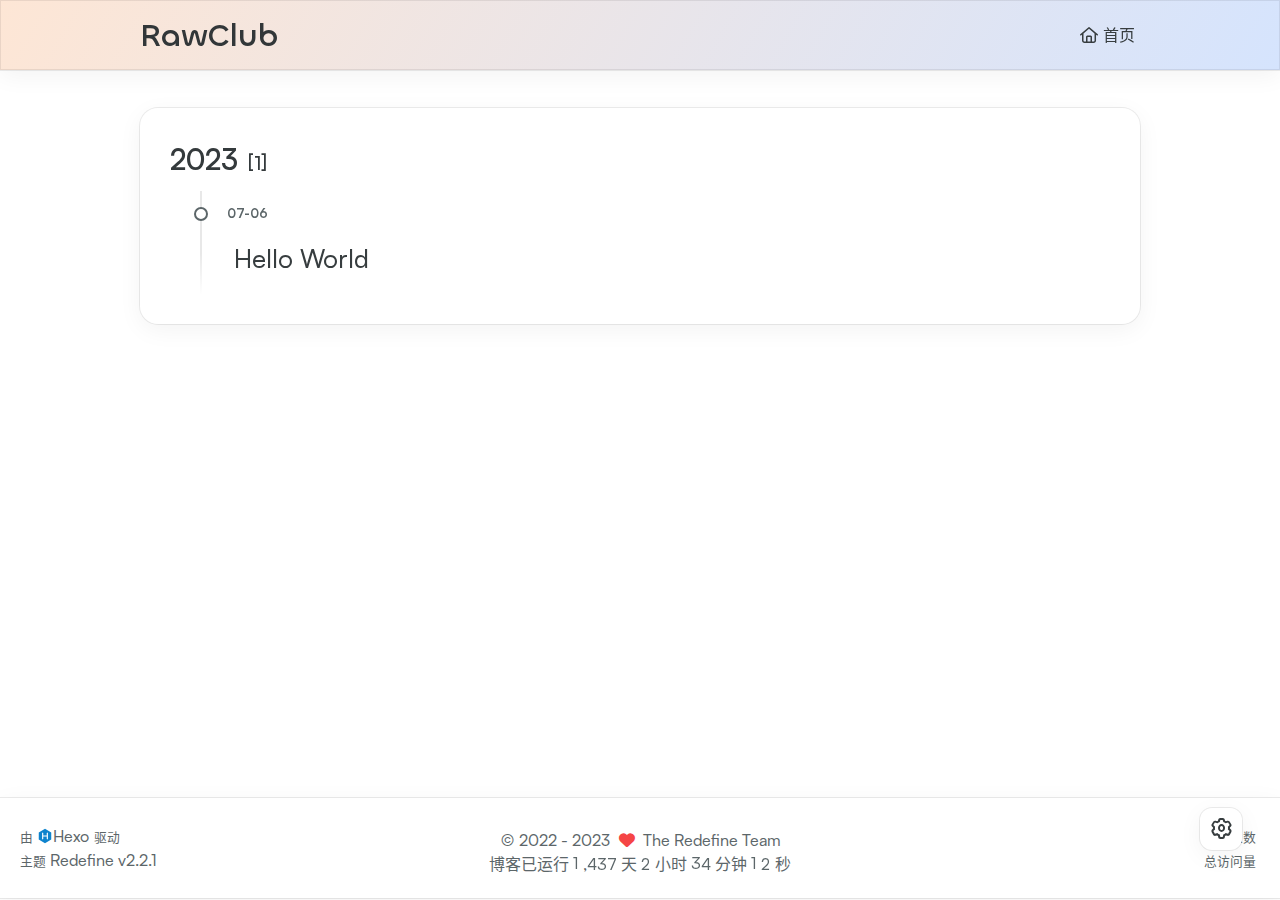
<file: archives/2023/07/index.html>
<!DOCTYPE html>
<html lang="zh-CN">
<head>
    <meta charset="utf-8">
    <meta name="viewport" content="width=device-width, initial-scale=1">
    <meta name="keywords" content="Hexo Theme Redefine">
    
    <meta name="author" content="The Redefine Team">
    <!-- preconnect -->
    <link rel="preconnect" href="https://fonts.googleapis.com">
    <link rel="preconnect" href="https://fonts.gstatic.com" crossorigin>
    
    
    <!--- Seo Part-->
    
    <link rel="canonical" href="http://example.com/archives/2023/07/"/>
    <meta name="robots" content="index,follow">
    <meta name="googlebot" content="index,follow">
    <meta name="revisit-after" content="1 days">
    
        <meta property="og:type" content="website">
<meta property="og:title" content="Hexo">
<meta property="og:url" content="http://example.com/archives/2023/07/index.html">
<meta property="og:site_name" content="Hexo">
<meta property="og:locale" content="zh_CN">
<meta property="article:author" content="brady lesses">
<meta name="twitter:card" content="summary">
    
    
    <!--- Icon Part-->
    <link rel="icon" type="image/png" href="/images/redefine-favicon.svg" sizes="192x192">
    <link rel="apple-touch-icon" sizes="180x180" href="/images/redefine-favicon.svg">
    <meta name="theme-color" content="#A31F34">
    <link rel="shortcut icon" href="/images/redefine-favicon.svg">
    <!--- Page Info-->
    
    <title>
        
            归档: 2023/7 -
        
        RawClub
    </title>
    
<link rel="stylesheet" href="/css/style.css">

    
<link rel="stylesheet" href="/fonts/fonts.css">

    
<link rel="stylesheet" href="/fonts/Satoshi/satoshi.css">

    
<link rel="stylesheet" href="/fonts/Chillax/chillax.css">

    <!--- Font Part-->
    
    
    
    

    <!--- Inject Part-->
    
    <script id="hexo-configurations">
    let Global = window.Global || {};
    Global.hexo_config = {"hostname":"example.com","root":"/","language":"zh-CN"};
    Global.theme_config = {"articles":{"style":{"font_size":"16px","line_height":1.5,"image_border_radius":"14px","image_alignment":"center","image_caption":false,"link_icon":true},"word_count":{"enable":true,"count":true,"min2read":true},"author_label":{"enable":true,"auto":false,"list":[]},"code_block":{"copy":true,"style":"mac","font":{"enable":false,"family":null,"url":null}},"toc":{"enable":true,"max_depth":3,"number":false,"expand":true,"init_open":true},"copyright":true,"lazyload":true,"recommendation":{"enable":false,"title":"jsjsjsjsjsjsjs","limit":3,"mobile_limit":2,"placeholder":"/images/wallhaven-wqery6-light.webp","skip_dirs":[]}},"colors":{"primary":"#A31F34","secondary":null},"global":{"fonts":{"chinese":{"enable":false,"family":null,"url":null},"english":{"enable":false,"family":null,"url":null}},"content_max_width":"1000px","sidebar_width":"210px","hover":{"shadow":true,"scale":false},"scroll_progress":{"bar":false,"percentage":true},"busuanzi_counter":{"enable":true,"site_pv":true,"site_uv":true,"post_pv":true},"pjax":true,"open_graph":true,"google_analytics":{"enable":false,"id":null}},"home_banner":{"enable":true,"style":"static","image":{"light":"/images/warmhouse.jpg","dark":"/images/warmhouse.jpg"},"title":"RawClub","subtitle":{"text":[],"hitokoto":{"enable":false,"api":"https://v1.hitokoto.cn"},"typing_speed":100,"backing_speed":80,"starting_delay":500,"backing_delay":1500,"loop":true,"smart_backspace":true},"text_color":{"light":"#fff","dark":"#d1d1b6"},"text_style":{"title_size":"2.8rem","subtitle_size":"1.5rem","line_height":1.2},"custom_font":{"enable":false,"family":null,"url":null},"social_links":{"enable":false,"links":{"github":null,"instagram":null,"zhihu":null,"twitter":null,"email":null}}},"plugins":{"feed":{"enable":false},"aplayer":{"enable":false,"type":"fixed","audios":[{"name":null,"artist":null,"url":null,"cover":null}]},"mermaid":{"enable":false,"version":"9.3.0"}},"version":"2.2.1","navbar":{"auto_hide":false,"color":{"left":"#f78736","right":"#367df7","transparency":35},"links":{"Home":{"path":"/","icon":"fa-regular fa-house"}},"search":{"enable":false,"preload":true}},"page_templates":{"friends_column":2,"tags_style":"blur"},"home":{"sidebar":{"enable":true,"position":"left","first_item":"menu","announcement":null,"links":null},"article_date_format":"auto","categories":{"enable":true,"limit":3},"tags":{"enable":true,"limit":3}},"footerStart":"2022/8/17 11:45:14"};
    Global.language_ago = {"second":"%s 秒前","minute":"%s 分钟前","hour":"%s 小时前","day":"%s 天前","week":"%s 周前","month":"%s 个月前","year":"%s 年前"};
    Global.data_config = {"masonry":false};
  </script>
    
    <!--- Fontawesome Part-->
    
<link rel="stylesheet" href="/fontawesome/fontawesome.min.css">

    
<link rel="stylesheet" href="/fontawesome/brands.min.css">

    
<link rel="stylesheet" href="/fontawesome/solid.min.css">

    
<link rel="stylesheet" href="/fontawesome/regular.min.css">

    
    
    
    
<meta name="generator" content="Hexo 6.3.0"></head>


<body>
<div class="progress-bar-container">
    

    
        <span class="pjax-progress-bar"></span>
        <span class="pjax-progress-icon">
            <i class="fa-solid fa-circle-notch fa-spin"></i>
        </span>
    
</div>


<main class="page-container">

    

    <div class="main-content-container">

        <div class="main-content-header">
            <header class="navbar-container">
    
    <div class="navbar-content">
        <div class="left">
            
            <a class="logo-title" href="/">
                
                RawClub
                
            </a>
        </div>

        <div class="right">
            <!-- PC -->
            <div class="desktop">
                <ul class="navbar-list">
                    
                        
                            <li class="navbar-item">
                                <!-- Menu -->
                                <a class="" 
                                    href="/"  >
                                    
                                        
                                            <i class="fa-regular fa-house"></i>
                                        
                                        首页
                                    
                                </a>
                                <!-- Submenu -->
                                
                            </li>
                    
                    
                </ul>
            </div>
            <!-- Mobile -->
            <div class="mobile">
                
                <div class="icon-item navbar-bar">
                    <div class="navbar-bar-middle"></div>
                </div>
            </div>
        </div>
    </div>

    <!-- Mobile drawer -->
    <div class="navbar-drawer">
        <ul class="drawer-navbar-list">
            
                
                    <li class="drawer-navbar-item flex-center">
                        <a class="" 
                        href="/"  >
                             
                                
                                    <i class="fa-regular fa-house"></i>
                                
                                首页
                            
                        </a>
                    </li>
                    <!-- Submenu -->
                    
            

        </ul>
    </div>

    <div class="window-mask"></div>

</header>


        </div>

        <div class="main-content-body">

            

            <div class="main-content">

                
                    <div class="fade-in-down-animation">
    <div class="archive-container ">
        
<div class="archive-list-container">
    
        <section class="archive-item">
            <div class="archive-item-header">
                <span class="archive-year">2023</span>
                <span class="archive-year-post-count">[1]</span>
            </div>
            <ul class="article-list">
              
              <li class="article-item" date-is='07-06'>
                <a href="/2023/07/06/hello-world/">
                  <span class="article-title">Hello World</span>
                </a>
              </li>
              
            </ul>
        </section>
    
</div>

    </div>
</div>

                

            </div>
            
            

        </div>

        <div class="main-content-footer">
            <footer class="footer">
    <div class="info-container">
        <div class="copyright-info">
            &copy;
            
              <span>2022</span>
              -
            
            2023&nbsp;&nbsp;<i class="fa-solid fa-heart fa-beat" style="--fa-animation-duration: 0.5s; color: #f54545"></i>&nbsp;&nbsp;<a href="/">The Redefine Team</a>
        </div>
        
            <script async data-pjax src="//busuanzi.ibruce.info/busuanzi/2.3/busuanzi.pure.mini.js"></script>
            <div class="website-count info-item">
                
                    <span id="busuanzi_container_site_uv" class="busuanzi_container_site_uv">
                        访问人数&nbsp;<span id="busuanzi_value_site_uv" class="busuanzi_value_site_uv"></span>
                    </span>
                
                
                    <span id="busuanzi_container_site_pv" class="busuanzi_container_site_pv">
                        总访问量&nbsp;<span id="busuanzi_value_site_pv" class="busuanzi_value_site_pv"></span>
                    </span>
                
            </div>
        
        <div class="theme-info info-item">
            <span class="powered-by-container">由 <?xml version="1.0" encoding="utf-8"?><!DOCTYPE svg PUBLIC "-//W3C//DTD SVG 1.1//EN" "http://www.w3.org/Graphics/SVG/1.1/DTD/svg11.dtd"><svg version="1.1" id="圖層_1" xmlns="http://www.w3.org/2000/svg" xmlns:xlink="http://www.w3.org/1999/xlink" x="0px" y="0px" width="1rem" height="1rem" viewBox="0 0 512 512" enable-background="new 0 0 512 512" xml:space="preserve"><path fill="#0E83CD" d="M256.4,25.8l-200,115.5L56,371.5l199.6,114.7l200-115.5l0.4-230.2L256.4,25.8z M349,354.6l-18.4,10.7l-18.6-11V275H200v79.6l-18.4,10.7l-18.6-11v-197l18.5-10.6l18.5,10.8V237h112v-79.6l18.5-10.6l18.5,10.8V354.6z"/></svg><a target="_blank" href="https://hexo.io">Hexo</a> 驱动</span>
                <br>
            <span class="theme-version-container">主题&nbsp;<a class="theme-version" target="_blank" href="https://github.com/EvanNotFound/hexo-theme-redefine">Redefine v2.2.1</a>
        </div>
        
        
        
            <div>
                博客已运行 <span class="odometer" id="runtime_days" ></span> 天 <span class="odometer" id="runtime_hours"></span> 小时 <span class="odometer" id="runtime_minutes"></span> 分钟 <span class="odometer" id="runtime_seconds"></span> 秒
            </div>
        
        
        
            <script async data-pjax>
                try {
                    function odometer_init() {
                    const elements = document.querySelectorAll('.odometer');
                    elements.forEach(el => {
                        new Odometer({
                            el,
                            format: '( ddd).dd',
                            duration: 200
                        });
                    });
                    }
                    odometer_init();
                } catch (error) {}
            </script>
        
        
        
    </div>  
</footer>
        </div>
    </div>

    

    <div class="right-side-tools-container">
        <div class="side-tools-container">
    <ul class="hidden-tools-list">
        <li class="right-bottom-tools tool-font-adjust-plus flex-center">
            <i class="fa-regular fa-magnifying-glass-plus"></i>
        </li>

        <li class="right-bottom-tools tool-font-adjust-minus flex-center">
            <i class="fa-regular fa-magnifying-glass-minus"></i>
        </li>

        <li class="right-bottom-tools tool-expand-width flex-center">
            <i class="fa-regular fa-expand"></i>
        </li>

        <li class="right-bottom-tools tool-dark-light-toggle flex-center">
            <i class="fa-regular fa-moon"></i>
        </li>

        <!-- rss -->
        

        

        <li class="right-bottom-tools tool-scroll-to-bottom flex-center">
            <i class="fa-regular fa-arrow-down"></i>
        </li>
    </ul>

    <ul class="visible-tools-list">
        <li class="right-bottom-tools toggle-tools-list flex-center">
            <i class="fa-regular fa-cog fa-spin"></i>
        </li>
        
            <li class="right-bottom-tools tool-scroll-to-top flex-center">
                <i class="arrow-up fas fa-arrow-up"></i>
                <span class="percent"></span>
            </li>
        
        
    </ul>
</div>

    </div>

    <div class="image-viewer-container">
    <img src="">
</div>


    


</main>




<script src="/js/utils.js"></script>

<script src="/js/main.js"></script>

<script src="/js/layouts/navbarShrink.js"></script>

<script src="/js/tools/scrollTopBottom.js"></script>

<script src="/js/tools/lightDarkSwitch.js"></script>





    
<script src="/js/tools/codeBlock.js"></script>




    
<script src="/js/layouts/lazyload.js"></script>




    
<script src="/js/tools/runtime.js"></script>

    
<script src="/js/libs/odometer.min.js"></script>

    
<link rel="stylesheet" href="/assets/odometer-theme-minimal.css">




  
<script src="/js/libs/Typed.min.js"></script>

  
<script src="/js/plugins/typed.js"></script>







<div class="post-scripts pjax">
    
</div>


    
<script src="/js/libs/pjax.min.js"></script>

<script>
    window.addEventListener('DOMContentLoaded', () => {
        window.pjax = new Pjax({
            selectors: [
                'head title',
                '.page-container',
                '.pjax',
            ],
            history: true,
            debug: false,
            cacheBust: false,
            timeout: 0,
            analytics: false,
            currentUrlFullReload: false,
            scrollRestoration: false,
            // scrollTo: true,
        });

        document.addEventListener('pjax:send', () => {
            Global.utils.pjaxProgressBarStart();
        });

        document.addEventListener('pjax:complete', () => {
            Global.utils.pjaxProgressBarEnd();
            window.pjax.executeScripts(document.querySelectorAll('script[data-pjax], .pjax script'));
            Global.refresh();
        });
    });
</script>




</body>
</html>
</file>
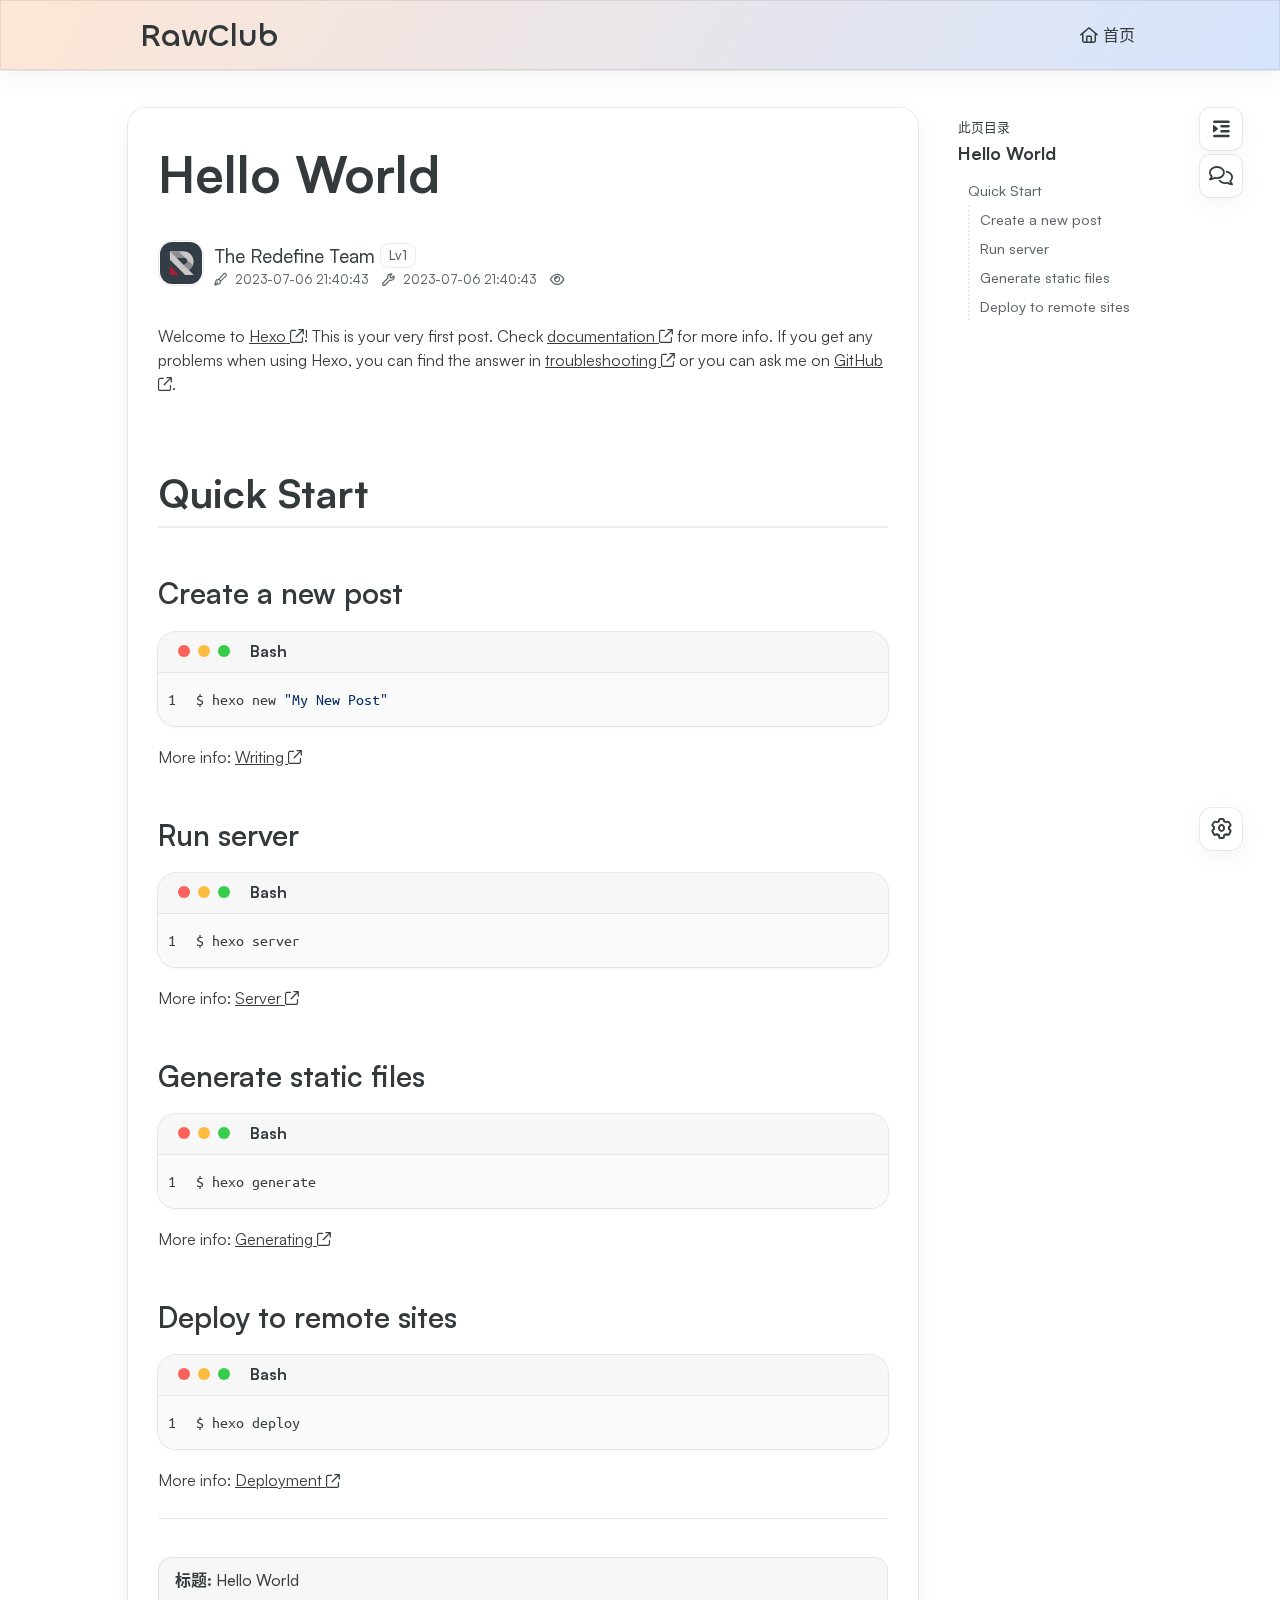
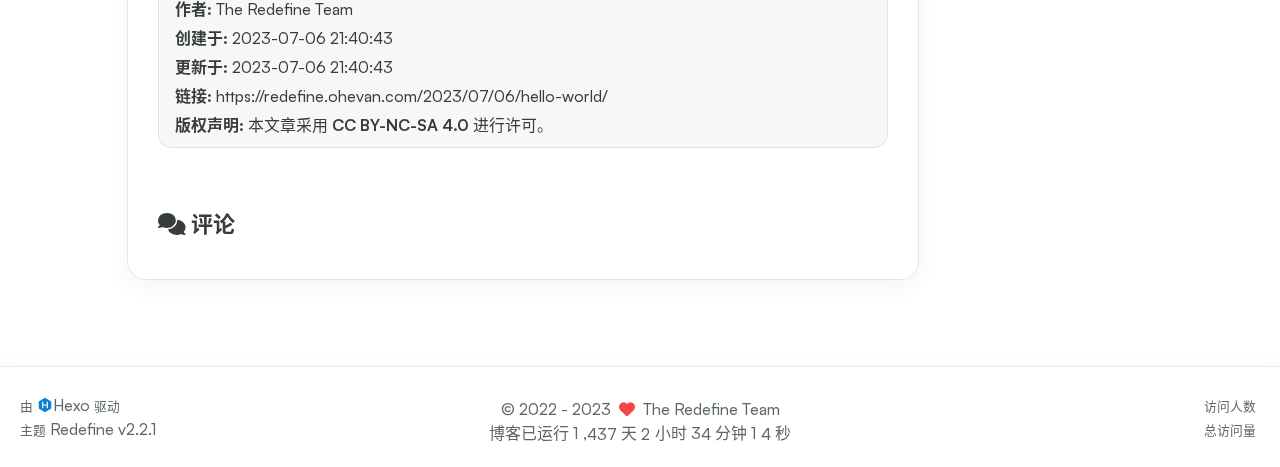
<file: 2023/07/06/hello-world/index.html>
<!DOCTYPE html>
<html lang="zh-CN">
<head>
    <meta charset="utf-8">
    <meta name="viewport" content="width=device-width, initial-scale=1">
    <meta name="keywords" content="Hexo Theme Redefine">
    
    <meta name="author" content="The Redefine Team">
    <!-- preconnect -->
    <link rel="preconnect" href="https://fonts.googleapis.com">
    <link rel="preconnect" href="https://fonts.gstatic.com" crossorigin>
    
    
    <!--- Seo Part-->
    
    <link rel="canonical" href="http://example.com/2023/07/06/hello-world/"/>
    <meta name="robots" content="index,follow">
    <meta name="googlebot" content="index,follow">
    <meta name="revisit-after" content="1 days">
    
        <meta name="description" content="Welcome to Hexo ! This is your very first post. Check documentation  for more info. If you get any problems when using Hexo, you can find the answer in troubleshooting  or you can ask me on GitHub . Q">
<meta property="og:type" content="article">
<meta property="og:title" content="Hello World">
<meta property="og:url" content="http://example.com/2023/07/06/hello-world/index.html">
<meta property="og:site_name" content="Hexo">
<meta property="og:description" content="Welcome to Hexo ! This is your very first post. Check documentation  for more info. If you get any problems when using Hexo, you can find the answer in troubleshooting  or you can ask me on GitHub . Q">
<meta property="og:locale" content="zh_CN">
<meta property="article:published_time" content="2023-07-06T13:40:43.977Z">
<meta property="article:modified_time" content="2023-07-06T13:40:43.977Z">
<meta property="article:author" content="brady lesses">
<meta name="twitter:card" content="summary">
    
    
    <!--- Icon Part-->
    <link rel="icon" type="image/png" href="/images/redefine-favicon.svg" sizes="192x192">
    <link rel="apple-touch-icon" sizes="180x180" href="/images/redefine-favicon.svg">
    <meta name="theme-color" content="#A31F34">
    <link rel="shortcut icon" href="/images/redefine-favicon.svg">
    <!--- Page Info-->
    
    <title>
        
            Hello World -
        
        RawClub
    </title>
    
<link rel="stylesheet" href="/css/style.css">

    
<link rel="stylesheet" href="/fonts/fonts.css">

    
<link rel="stylesheet" href="/fonts/Satoshi/satoshi.css">

    
<link rel="stylesheet" href="/fonts/Chillax/chillax.css">

    <!--- Font Part-->
    
    
    
    

    <!--- Inject Part-->
    
    <script id="hexo-configurations">
    let Global = window.Global || {};
    Global.hexo_config = {"hostname":"example.com","root":"/","language":"zh-CN"};
    Global.theme_config = {"articles":{"style":{"font_size":"16px","line_height":1.5,"image_border_radius":"14px","image_alignment":"center","image_caption":false,"link_icon":true},"word_count":{"enable":true,"count":true,"min2read":true},"author_label":{"enable":true,"auto":false,"list":[]},"code_block":{"copy":true,"style":"mac","font":{"enable":false,"family":null,"url":null}},"toc":{"enable":true,"max_depth":3,"number":false,"expand":true,"init_open":true},"copyright":true,"lazyload":true,"recommendation":{"enable":false,"title":"jsjsjsjsjsjsjs","limit":3,"mobile_limit":2,"placeholder":"/images/wallhaven-wqery6-light.webp","skip_dirs":[]}},"colors":{"primary":"#A31F34","secondary":null},"global":{"fonts":{"chinese":{"enable":false,"family":null,"url":null},"english":{"enable":false,"family":null,"url":null}},"content_max_width":"1000px","sidebar_width":"210px","hover":{"shadow":true,"scale":false},"scroll_progress":{"bar":false,"percentage":true},"busuanzi_counter":{"enable":true,"site_pv":true,"site_uv":true,"post_pv":true},"pjax":true,"open_graph":true,"google_analytics":{"enable":false,"id":null}},"home_banner":{"enable":true,"style":"static","image":{"light":"/images/warmhouse.jpg","dark":"/images/warmhouse.jpg"},"title":"RawClub","subtitle":{"text":[],"hitokoto":{"enable":false,"api":"https://v1.hitokoto.cn"},"typing_speed":100,"backing_speed":80,"starting_delay":500,"backing_delay":1500,"loop":true,"smart_backspace":true},"text_color":{"light":"#fff","dark":"#d1d1b6"},"text_style":{"title_size":"2.8rem","subtitle_size":"1.5rem","line_height":1.2},"custom_font":{"enable":false,"family":null,"url":null},"social_links":{"enable":false,"links":{"github":null,"instagram":null,"zhihu":null,"twitter":null,"email":null}}},"plugins":{"feed":{"enable":false},"aplayer":{"enable":false,"type":"fixed","audios":[{"name":null,"artist":null,"url":null,"cover":null}]},"mermaid":{"enable":false,"version":"9.3.0"}},"version":"2.2.1","navbar":{"auto_hide":false,"color":{"left":"#f78736","right":"#367df7","transparency":35},"links":{"Home":{"path":"/","icon":"fa-regular fa-house"}},"search":{"enable":false,"preload":true}},"page_templates":{"friends_column":2,"tags_style":"blur"},"home":{"sidebar":{"enable":true,"position":"left","first_item":"menu","announcement":null,"links":null},"article_date_format":"auto","categories":{"enable":true,"limit":3},"tags":{"enable":true,"limit":3}},"footerStart":"2022/8/17 11:45:14"};
    Global.language_ago = {"second":"%s 秒前","minute":"%s 分钟前","hour":"%s 小时前","day":"%s 天前","week":"%s 周前","month":"%s 个月前","year":"%s 年前"};
    Global.data_config = {"masonry":false};
  </script>
    
    <!--- Fontawesome Part-->
    
<link rel="stylesheet" href="/fontawesome/fontawesome.min.css">

    
<link rel="stylesheet" href="/fontawesome/brands.min.css">

    
<link rel="stylesheet" href="/fontawesome/solid.min.css">

    
<link rel="stylesheet" href="/fontawesome/regular.min.css">

    
    
    
    
<meta name="generator" content="Hexo 6.3.0"></head>


<body>
<div class="progress-bar-container">
    

    
        <span class="pjax-progress-bar"></span>
        <span class="pjax-progress-icon">
            <i class="fa-solid fa-circle-notch fa-spin"></i>
        </span>
    
</div>


<main class="page-container">

    

    <div class="main-content-container">

        <div class="main-content-header">
            <header class="navbar-container">
    
    <div class="navbar-content">
        <div class="left">
            
            <a class="logo-title" href="/">
                
                RawClub
                
            </a>
        </div>

        <div class="right">
            <!-- PC -->
            <div class="desktop">
                <ul class="navbar-list">
                    
                        
                            <li class="navbar-item">
                                <!-- Menu -->
                                <a class="" 
                                    href="/"  >
                                    
                                        
                                            <i class="fa-regular fa-house"></i>
                                        
                                        首页
                                    
                                </a>
                                <!-- Submenu -->
                                
                            </li>
                    
                    
                </ul>
            </div>
            <!-- Mobile -->
            <div class="mobile">
                
                <div class="icon-item navbar-bar">
                    <div class="navbar-bar-middle"></div>
                </div>
            </div>
        </div>
    </div>

    <!-- Mobile drawer -->
    <div class="navbar-drawer">
        <ul class="drawer-navbar-list">
            
                
                    <li class="drawer-navbar-item flex-center">
                        <a class="" 
                        href="/"  >
                             
                                
                                    <i class="fa-regular fa-house"></i>
                                
                                首页
                            
                        </a>
                    </li>
                    <!-- Submenu -->
                    
            

        </ul>
    </div>

    <div class="window-mask"></div>

</header>


        </div>

        <div class="main-content-body">

            

            <div class="main-content">

                
                    <div class="fade-in-down-animation">
    <div class="post-page-container">
        <div class="article-content-container">

            
            
                <div class="article-title">
                    <h1 class="article-title-regular">Hello World</h1>
                </div>
            
                
            

            
                <div class="article-header">
                    <div class="avatar">
                        <img src="/images/redefine-avatar.svg">
                    </div>
                    <div class="info">
                        <div class="author">
                            <span class="name">The Redefine Team</span>
                            
                                <span class="author-label">Lv1</span>
                            
                        </div>
                        <div class="meta-info">
                            <div class="article-meta-info">
    <span class="article-date article-meta-item">
        <i class="fa-regular fa-pen-fancy"></i>&nbsp;
        <span class="desktop">2023-07-06 21:40:43</span>
        <span class="mobile">2023-07-06 21:40</span>
        <span class="hover-info">创建</span>
    </span>
    
        <span class="article-date article-meta-item">
            <i class="fa-regular fa-wrench"></i>&nbsp;
            <span class="desktop">2023-07-06 21:40:43</span>
            <span class="mobile">2023-07-06 21:40</span>
            <span class="hover-info">更新</span>
        </span>
    

    
    

    
    
    
    
        <span class="article-pv article-meta-item">
            <i class="fa-regular fa-eye"></i>&nbsp;<span id="busuanzi_value_page_pv"></span>
        </span>
    
</div>

                        </div>
                    </div>
                </div>
            

            <div class="article-content markdown-body">
                <p>Welcome to <a class="link"   target="_blank" rel="noopener" href="https://hexo.io/" >Hexo <i class="fa-regular fa-arrow-up-right-from-square fa-sm"></i></a>! This is your very first post. Check <a class="link"   target="_blank" rel="noopener" href="https://hexo.io/docs/" >documentation <i class="fa-regular fa-arrow-up-right-from-square fa-sm"></i></a> for more info. If you get any problems when using Hexo, you can find the answer in <a class="link"   target="_blank" rel="noopener" href="https://hexo.io/docs/troubleshooting.html" >troubleshooting <i class="fa-regular fa-arrow-up-right-from-square fa-sm"></i></a> or you can ask me on <a class="link"   target="_blank" rel="noopener" href="https://github.com/hexojs/hexo/issues" >GitHub <i class="fa-regular fa-arrow-up-right-from-square fa-sm"></i></a>.</p>
<h2 id="Quick-Start"><a href="#Quick-Start" class="headerlink" title="Quick Start"></a>Quick Start</h2><h3 id="Create-a-new-post"><a href="#Create-a-new-post" class="headerlink" title="Create a new post"></a>Create a new post</h3><div class="highlight-container" data-rel="Bash"><figure class="iseeu highlight bash"><table><tr><td class="gutter"><pre><span class="line">1</span><br></pre></td><td class="code"><pre><span class="line">$ hexo new <span class="string">&quot;My New Post&quot;</span></span><br></pre></td></tr></table></figure></div>

<p>More info: <a class="link"   target="_blank" rel="noopener" href="https://hexo.io/docs/writing.html" >Writing <i class="fa-regular fa-arrow-up-right-from-square fa-sm"></i></a></p>
<h3 id="Run-server"><a href="#Run-server" class="headerlink" title="Run server"></a>Run server</h3><div class="highlight-container" data-rel="Bash"><figure class="iseeu highlight bash"><table><tr><td class="gutter"><pre><span class="line">1</span><br></pre></td><td class="code"><pre><span class="line">$ hexo server</span><br></pre></td></tr></table></figure></div>

<p>More info: <a class="link"   target="_blank" rel="noopener" href="https://hexo.io/docs/server.html" >Server <i class="fa-regular fa-arrow-up-right-from-square fa-sm"></i></a></p>
<h3 id="Generate-static-files"><a href="#Generate-static-files" class="headerlink" title="Generate static files"></a>Generate static files</h3><div class="highlight-container" data-rel="Bash"><figure class="iseeu highlight bash"><table><tr><td class="gutter"><pre><span class="line">1</span><br></pre></td><td class="code"><pre><span class="line">$ hexo generate</span><br></pre></td></tr></table></figure></div>

<p>More info: <a class="link"   target="_blank" rel="noopener" href="https://hexo.io/docs/generating.html" >Generating <i class="fa-regular fa-arrow-up-right-from-square fa-sm"></i></a></p>
<h3 id="Deploy-to-remote-sites"><a href="#Deploy-to-remote-sites" class="headerlink" title="Deploy to remote sites"></a>Deploy to remote sites</h3><div class="highlight-container" data-rel="Bash"><figure class="iseeu highlight bash"><table><tr><td class="gutter"><pre><span class="line">1</span><br></pre></td><td class="code"><pre><span class="line">$ hexo deploy</span><br></pre></td></tr></table></figure></div>

<p>More info: <a class="link"   target="_blank" rel="noopener" href="https://hexo.io/docs/one-command-deployment.html" >Deployment <i class="fa-regular fa-arrow-up-right-from-square fa-sm"></i></a></p>

            </div>

            
                <div class="post-copyright-info">
                    <div class="article-copyright-info-container">
    <ul>
        <li><strong>标题:</strong> Hello World</li>
        <li><strong>作者:</strong> The Redefine Team</li>
        <li><strong>创建于:</strong> 2023-07-06 21:40:43</li>
        
            <li>
                <strong>更新于:</strong> 2023-07-06 21:40:43
            </li>
        
        <li>
            <strong>链接:</strong> https://redefine.ohevan.com/2023/07/06/hello-world/
        </li>
        <li>
            <strong>版权声明:</strong> 本文章采用 <a class="license" target="_blank" rel="noopener" href="https://creativecommons.org/licenses/by-nc-sa/4.0/deed.zh">CC BY-NC-SA 4.0</a> 进行许可。
        </li>
    </ul>
</div>

                </div>
            

            

            

            


            
                <div class="comment-container">
                    <div class="comments-container">
    <div id="comment-anchor"></div>
    <div class="comment-area-title">
        <i class="fa-solid fa-comments"></i>&nbsp;评论
    </div>
    

        
            
 
    <div id="waline"></div>
    <script type="module"  data-pjax>
        import { init } from 'https://evan.beee.top/js/waline.mjs';

        function loadWaline() {
            init({
                el: '#waline',
                serverURL: 'https://example.example.com',
                lang: 'zh-CN',
                dark: 'body[class~="dark-mode"]',
                requiredMeta: ['nick','mail'], // cannot customize by theme config, change it yourself
            });
        }

        if ('true') {
            const loadWalineTimeout = setTimeout(() => {
                loadWaline();
                clearTimeout(loadWalineTimeout);
            }, 1000);
        } else {
            window.addEventListener('DOMContentLoaded', loadWaline);
        }
        
    </script>



        
    
</div>

                </div>
            
        </div>

        
            <div class="toc-content-container">
                <div class="post-toc-wrap">
    <div class="post-toc">
        <div class="toc-title">此页目录</div>
        <div class="page-title">Hello World</div>
        <ol class="nav"><li class="nav-item nav-level-2"><a class="nav-link" href="#Quick-Start"><span class="nav-text">Quick Start</span></a><ol class="nav-child"><li class="nav-item nav-level-3"><a class="nav-link" href="#Create-a-new-post"><span class="nav-text">Create a new post</span></a></li><li class="nav-item nav-level-3"><a class="nav-link" href="#Run-server"><span class="nav-text">Run server</span></a></li><li class="nav-item nav-level-3"><a class="nav-link" href="#Generate-static-files"><span class="nav-text">Generate static files</span></a></li><li class="nav-item nav-level-3"><a class="nav-link" href="#Deploy-to-remote-sites"><span class="nav-text">Deploy to remote sites</span></a></li></ol></li></ol>

    </div>
</div>
            </div>
        
    </div>
</div>


                

            </div>
            
            

        </div>

        <div class="main-content-footer">
            <footer class="footer">
    <div class="info-container">
        <div class="copyright-info">
            &copy;
            
              <span>2022</span>
              -
            
            2023&nbsp;&nbsp;<i class="fa-solid fa-heart fa-beat" style="--fa-animation-duration: 0.5s; color: #f54545"></i>&nbsp;&nbsp;<a href="/">The Redefine Team</a>
        </div>
        
            <script async data-pjax src="//busuanzi.ibruce.info/busuanzi/2.3/busuanzi.pure.mini.js"></script>
            <div class="website-count info-item">
                
                    <span id="busuanzi_container_site_uv" class="busuanzi_container_site_uv">
                        访问人数&nbsp;<span id="busuanzi_value_site_uv" class="busuanzi_value_site_uv"></span>
                    </span>
                
                
                    <span id="busuanzi_container_site_pv" class="busuanzi_container_site_pv">
                        总访问量&nbsp;<span id="busuanzi_value_site_pv" class="busuanzi_value_site_pv"></span>
                    </span>
                
            </div>
        
        <div class="theme-info info-item">
            <span class="powered-by-container">由 <?xml version="1.0" encoding="utf-8"?><!DOCTYPE svg PUBLIC "-//W3C//DTD SVG 1.1//EN" "http://www.w3.org/Graphics/SVG/1.1/DTD/svg11.dtd"><svg version="1.1" id="圖層_1" xmlns="http://www.w3.org/2000/svg" xmlns:xlink="http://www.w3.org/1999/xlink" x="0px" y="0px" width="1rem" height="1rem" viewBox="0 0 512 512" enable-background="new 0 0 512 512" xml:space="preserve"><path fill="#0E83CD" d="M256.4,25.8l-200,115.5L56,371.5l199.6,114.7l200-115.5l0.4-230.2L256.4,25.8z M349,354.6l-18.4,10.7l-18.6-11V275H200v79.6l-18.4,10.7l-18.6-11v-197l18.5-10.6l18.5,10.8V237h112v-79.6l18.5-10.6l18.5,10.8V354.6z"/></svg><a target="_blank" href="https://hexo.io">Hexo</a> 驱动</span>
                <br>
            <span class="theme-version-container">主题&nbsp;<a class="theme-version" target="_blank" href="https://github.com/EvanNotFound/hexo-theme-redefine">Redefine v2.2.1</a>
        </div>
        
        
        
            <div>
                博客已运行 <span class="odometer" id="runtime_days" ></span> 天 <span class="odometer" id="runtime_hours"></span> 小时 <span class="odometer" id="runtime_minutes"></span> 分钟 <span class="odometer" id="runtime_seconds"></span> 秒
            </div>
        
        
        
            <script async data-pjax>
                try {
                    function odometer_init() {
                    const elements = document.querySelectorAll('.odometer');
                    elements.forEach(el => {
                        new Odometer({
                            el,
                            format: '( ddd).dd',
                            duration: 200
                        });
                    });
                    }
                    odometer_init();
                } catch (error) {}
            </script>
        
        
        
    </div>  
</footer>
        </div>
    </div>

    
        <div class="post-tools">
            <div class="post-tools-container">
    <ul class="article-tools-list">
        <!-- TOC aside toggle -->
        
            <li class="right-bottom-tools page-aside-toggle">
                <i class="fa-regular fa-outdent"></i>
            </li>
        

        <!-- go comment -->
        
            <li class="go-comment">
                <i class="fa-regular fa-comments"></i>
            </li>
        
    </ul>
</div>

        </div>
    

    <div class="right-side-tools-container">
        <div class="side-tools-container">
    <ul class="hidden-tools-list">
        <li class="right-bottom-tools tool-font-adjust-plus flex-center">
            <i class="fa-regular fa-magnifying-glass-plus"></i>
        </li>

        <li class="right-bottom-tools tool-font-adjust-minus flex-center">
            <i class="fa-regular fa-magnifying-glass-minus"></i>
        </li>

        <li class="right-bottom-tools tool-expand-width flex-center">
            <i class="fa-regular fa-expand"></i>
        </li>

        <li class="right-bottom-tools tool-dark-light-toggle flex-center">
            <i class="fa-regular fa-moon"></i>
        </li>

        <!-- rss -->
        

        

        <li class="right-bottom-tools tool-scroll-to-bottom flex-center">
            <i class="fa-regular fa-arrow-down"></i>
        </li>
    </ul>

    <ul class="visible-tools-list">
        <li class="right-bottom-tools toggle-tools-list flex-center">
            <i class="fa-regular fa-cog fa-spin"></i>
        </li>
        
            <li class="right-bottom-tools tool-scroll-to-top flex-center">
                <i class="arrow-up fas fa-arrow-up"></i>
                <span class="percent"></span>
            </li>
        
        
    </ul>
</div>

    </div>

    <div class="image-viewer-container">
    <img src="">
</div>


    


</main>




<script src="/js/utils.js"></script>

<script src="/js/main.js"></script>

<script src="/js/layouts/navbarShrink.js"></script>

<script src="/js/tools/scrollTopBottom.js"></script>

<script src="/js/tools/lightDarkSwitch.js"></script>





    
<script src="/js/tools/codeBlock.js"></script>




    
<script src="/js/layouts/lazyload.js"></script>




    
<script src="/js/tools/runtime.js"></script>

    
<script src="/js/libs/odometer.min.js"></script>

    
<link rel="stylesheet" href="/assets/odometer-theme-minimal.css">




  
<script src="/js/libs/Typed.min.js"></script>

  
<script src="/js/plugins/typed.js"></script>







<div class="post-scripts pjax">
    
        
<script src="/js/tools/tocToggle.js"></script>

<script src="/js/libs/anime.min.js"></script>

<script src="/js/layouts/toc.js"></script>

<script src="/js/plugins/tabs.js"></script>

    
</div>


    
<script src="/js/libs/pjax.min.js"></script>

<script>
    window.addEventListener('DOMContentLoaded', () => {
        window.pjax = new Pjax({
            selectors: [
                'head title',
                '.page-container',
                '.pjax',
            ],
            history: true,
            debug: false,
            cacheBust: false,
            timeout: 0,
            analytics: false,
            currentUrlFullReload: false,
            scrollRestoration: false,
            // scrollTo: true,
        });

        document.addEventListener('pjax:send', () => {
            Global.utils.pjaxProgressBarStart();
        });

        document.addEventListener('pjax:complete', () => {
            Global.utils.pjaxProgressBarEnd();
            window.pjax.executeScripts(document.querySelectorAll('script[data-pjax], .pjax script'));
            Global.refresh();
        });
    });
</script>




</body>
</html>
</file>
